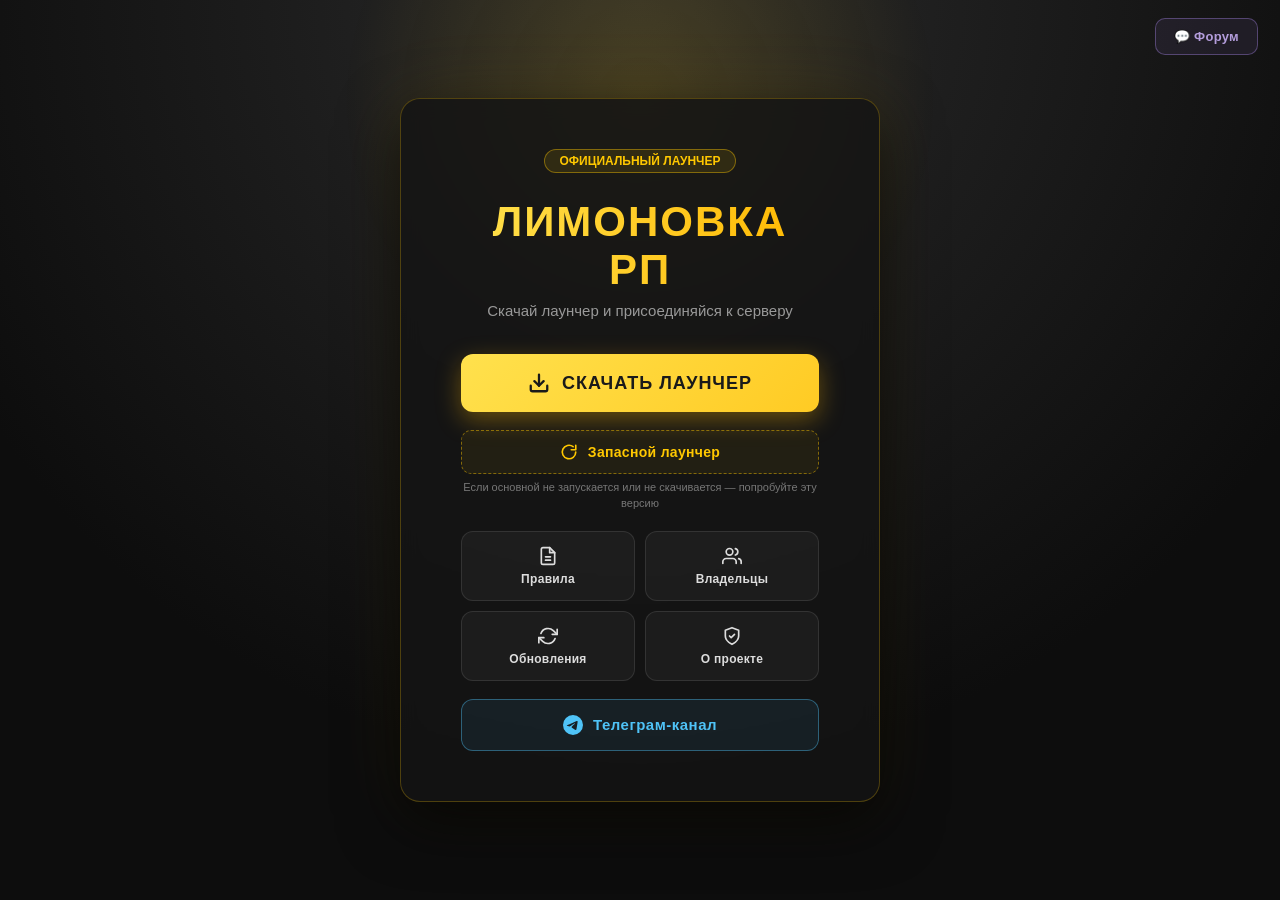
<file: index.html>
<!DOCTYPE html>
<html lang="ru">
<head>
<meta charset="UTF-8">
<meta name="viewport" content="width=device-width, initial-scale=1.0">
<title>Лимоновка РП — Скачать лаунчер</title>
<meta name="description" content="Официальный лаунчер Лимоновка РП. Скачай и играй бесплатно.">
<style>
    * { margin: 0; padding: 0; box-sizing: border-box; }
    body {
        font-family: 'Segoe UI', Tahoma, sans-serif;
        background: radial-gradient(circle at 50% 0%, #2a2a2a 0%, #0d0d0d 70%);
        color: #fff; min-height: 100vh;
        display: flex; align-items: center; justify-content: center;
        padding: 20px; overflow-x: hidden;
    }
    .bg-glow {
        position: fixed; width: 600px; height: 600px;
        background: radial-gradient(circle, rgba(255,200,0,.15) 0%, transparent 70%);
        top: -200px; left: 50%; transform: translateX(-50%);
        pointer-events: none; z-index: 0;
        animation: glowPulse 4s ease-in-out infinite;
    }
    @keyframes glowPulse {
        0%,100% { opacity:.7; transform:translateX(-50%) scale(1); }
        50%     { opacity:1;  transform:translateX(-50%) scale(1.15); }
    }
    .landing-top {
        position: fixed; top: 18px; right: 22px; z-index: 5;
        display: flex; gap: 10px;
    }
    .landing-top a {
        display: inline-flex; align-items: center; gap: 8px;
        padding: 10px 18px; border-radius: 10px;
        font-size: 13px; font-weight: 700; letter-spacing: .3px;
        text-decoration: none; transition: all .25s ease;
        color: #ffc800; background: rgba(255,200,0,.1);
        border: 1px solid rgba(255,200,0,.45);
    }
    .landing-top a:hover {
        background: rgba(255,200,0,.2); transform: translateY(-2px);
    }
    .landing-top a.forum {
        color: #b39ddb; background: rgba(149,117,205,.1);
        border-color: rgba(149,117,205,.45);
    }
    .landing-top a.forum:hover { background: rgba(149,117,205,.2); }
    .card {
        position: relative; z-index: 1;
        background: rgba(20,20,20,.85);
        border: 1px solid rgba(255,200,0,.25);
        border-radius: 20px; padding: 50px 60px;
        max-width: 480px; width: 100%; text-align: center;
        box-shadow: 0 20px 60px rgba(0,0,0,.7), 0 0 80px rgba(255,200,0,.08);
        backdrop-filter: blur(10px);
        opacity: 0; transform: translateY(30px) scale(.96);
        animation: cardIn .8s cubic-bezier(.22,1,.36,1) forwards;
    }
    @keyframes cardIn { to { opacity:1; transform:translateY(0) scale(1); } }
    .logo {
        font-size: 42px; font-weight: 900; letter-spacing: 2px;
        background: linear-gradient(90deg,#ffe14d,#ffb800,#ffe14d);
        background-size: 200% auto;
        -webkit-background-clip: text; -webkit-text-fill-color: transparent;
        background-clip: text; margin-bottom: 8px;
        text-transform: uppercase;
        animation: logoShine 3s linear infinite;
    }
    @keyframes logoShine { to { background-position: 200% center; } }
    .subtitle { color:#999; font-size:15px; margin-bottom:35px;
        opacity:0; animation: fadeUp .6s ease .3s forwards; }
    .badge {
        display:inline-block; background:rgba(255,200,0,.1);
        border:1px solid rgba(255,200,0,.4); color:#ffc800;
        padding:4px 14px; border-radius:30px; font-size:12px;
        margin-bottom:25px; font-weight:600;
        opacity:0; animation: fadeUp .6s ease .15s forwards;
    }
    @keyframes fadeUp { from{opacity:0;transform:translateY(15px);} to{opacity:1;transform:translateY(0);} }
    .btn-download {
        display:inline-flex; align-items:center; justify-content:center; gap:12px;
        width:100%; padding:18px 30px; font-size:18px; font-weight:800;
        text-transform:uppercase; letter-spacing:1px; color:#1a1a1a;
        background:linear-gradient(135deg,#ffe14d 0%,#ffb800 100%);
        background-size:200% auto; border:none; border-radius:12px;
        cursor:pointer; text-decoration:none; transition:all .25s ease;
        box-shadow:0 8px 25px rgba(255,184,0,.35); margin-bottom:12px;
        opacity:0;
        animation: fadeUp .6s ease .45s forwards, btnGlow 2.5s ease-in-out 1.2s infinite;
        position:relative; overflow:hidden;
    }
    @keyframes btnGlow {
        0%,100% { box-shadow:0 8px 25px rgba(255,184,0,.35); }
        50%     { box-shadow:0 8px 40px rgba(255,184,0,.7); }
    }
    .btn-download::before {
        content:''; position:absolute; top:0; left:-100%;
        width:100%; height:100%;
        background:linear-gradient(90deg,transparent,rgba(255,255,255,.5),transparent);
        transition:left .6s ease;
    }
    .btn-download:hover::before { left:100%; }
    .btn-download:hover {
        transform:translateY(-3px);
        box-shadow:0 12px 35px rgba(255,184,0,.55);
        animation-play-state:paused;
    }
    .btn-download:active { transform:translateY(0); }
    .btn-download svg { width:22px; height:22px; }
    .btn-download:hover svg { animation:bounceDown .6s ease infinite; }
    @keyframes bounceDown { 0%,100%{transform:translateY(0);} 50%{transform:translateY(3px);} }

    /* ===== Запасной лаунчер ===== */
    .fallback {
        margin-top: 6px; margin-bottom: 20px;
        opacity:0; animation: fadeUp .6s ease .55s forwards;
    }
    .btn-fallback {
        display:inline-flex; align-items:center; justify-content:center; gap:10px;
        width:100%; padding:12px 20px; font-size:14px; font-weight:700;
        letter-spacing:.3px; color:#ffc800; background:rgba(255,200,0,.06);
        border:1px dashed rgba(255,200,0,.45); border-radius:10px;
        cursor:pointer; text-decoration:none; transition:all .25s ease;
    }
    .btn-fallback:hover {
        background:rgba(255,200,0,.12);
        border-style:solid; border-color:rgba(255,200,0,.8);
        transform:translateY(-2px);
        box-shadow:0 8px 20px rgba(255,200,0,.15);
    }
    .btn-fallback svg { width:18px; height:18px; }
    .fallback-hint {
        display:block; margin-top:6px; font-size:11px;
        color:#777; line-height:1.4;
    }

    .menu {
        display:grid; grid-template-columns:1fr 1fr; gap:10px;
        margin-bottom:18px;
        opacity:0; animation: fadeUp .6s ease .65s forwards;
    }
    .btn-menu {
        display:inline-flex; flex-direction:column; align-items:center; justify-content:center;
        gap:6px; padding:14px 8px; font-size:12px; font-weight:700; letter-spacing:.3px;
        color:#ddd; background:rgba(255,255,255,.04);
        border:1px solid rgba(255,255,255,.1); border-radius:12px;
        text-decoration:none; transition:all .25s ease;
    }
    .btn-menu:hover {
        color:#ffc800; background:rgba(255,200,0,.08);
        border-color:rgba(255,200,0,.5); transform:translateY(-3px);
        box-shadow:0 8px 20px rgba(255,200,0,.15);
    }
    .btn-menu svg { width:20px; height:20px; }

    .btn-telegram {
        display:inline-flex; align-items:center; justify-content:center; gap:10px;
        width:100%; padding:15px 30px; font-size:15px; font-weight:700;
        letter-spacing:.5px; color:#4fc3f7; background:rgba(79,195,247,.08);
        border:1px solid rgba(79,195,247,.4); border-radius:12px;
        cursor:pointer; text-decoration:none; transition:all .25s ease;
        opacity:0; animation: fadeUp .6s ease .8s forwards;
    }
    .btn-telegram:hover {
        background:rgba(79,195,247,.15); border-color:rgba(79,195,247,.7);
        transform:translateY(-3px); box-shadow:0 10px 25px rgba(79,195,247,.25);
    }
    .btn-telegram:hover svg { animation: tgWiggle .5s ease infinite; }
    @keyframes tgWiggle { 0%,100%{transform:rotate(0);} 25%{transform:rotate(-10deg);} 75%{transform:rotate(10deg);} }
    .btn-telegram svg { width:20px; height:20px; }

    /* ===== Страница-инструкция ===== */
    .guide-title {
        font-size: 26px; font-weight: 900; letter-spacing: 1px;
        background: linear-gradient(90deg,#ffe14d,#ffb800,#ffe14d);
        background-size: 200% auto;
        -webkit-background-clip: text; -webkit-text-fill-color: transparent;
        background-clip: text; margin-bottom: 6px;
        animation: logoShine 3s linear infinite;
    }
    .guide-sub { color:#999; font-size:14px; margin-bottom:26px; }
    .steps { text-align:left; margin-bottom: 26px; }
    .step {
        display:flex; gap:14px; align-items:flex-start;
        padding:14px 16px; margin-bottom:12px;
        background:rgba(255,255,255,.03);
        border:1px solid rgba(255,255,255,.08);
        border-radius:12px;
        opacity:0; transform:translateY(12px);
        animation: fadeUp .5s ease forwards;
    }
    .step:nth-child(1) { animation-delay:.15s; }
    .step:nth-child(2) { animation-delay:.3s; }
    .step:nth-child(3) { animation-delay:.45s; }
    .step-num {
        flex-shrink:0; width:30px; height:30px; border-radius:50%;
        display:flex; align-items:center; justify-content:center;
        font-size:14px; font-weight:800; color:#1a1a1a;
        background:linear-gradient(135deg,#ffe14d,#ffb800);
    }
    .step-body { flex:1; }
    .step-title { font-size:14px; font-weight:700; color:#fff; margin-bottom:3px; }
    .step-text { font-size:12px; color:#999; line-height:1.5; }
    .step-text a { color:#7ec8e3; text-decoration:none; }
    .step-text a:hover { text-decoration:underline; }
    .btn-step {
        display:inline-flex; align-items:center; justify-content:center; gap:8px;
        margin-top:8px; padding:8px 16px; font-size:12px; font-weight:700;
        border-radius:8px; text-decoration:none; transition:all .25s ease;
    }
    .btn-step.vc { color:#7ec8e3; background:rgba(126,200,227,.08);
        border:1px solid rgba(126,200,227,.45); }
    .btn-step.vc:hover { background:rgba(126,200,227,.18); transform:translateY(-1px); }
    .btn-step.launch { color:#1a1a1a;
        background:linear-gradient(135deg,#ffe14d,#ffb800);
        border:none; box-shadow:0 4px 15px rgba(255,184,0,.3); }
    .btn-step.launch:hover { transform:translateY(-1px);
        box-shadow:0 6px 20px rgba(255,184,0,.5); }
    .btn-step svg { width:16px; height:16px; }
    .guide-back {
        display:inline-flex; align-items:center; gap:6px;
        font-size:13px; font-weight:600; color:#888;
        text-decoration:none; transition:color .25s ease;
    }
    .guide-back:hover { color:#ffc800; }
    .guide-note {
        font-size:11px; color:#777; line-height:1.5;
        padding:12px 14px; margin-bottom:22px;
        background:rgba(255,200,0,.05);
        border:1px solid rgba(255,200,0,.2);
        border-radius:10px; text-align:left;
    }
    .guide-note b { color:#ffc800; }

    /* ===== Переключение страниц ===== */
    .hidden { display: none !important; }

    @media (max-width:500px) {
        .card { padding:35px 25px; }
        .logo { font-size:30px; }
        .btn-download { font-size:15px; padding:15px 20px; }
        .btn-fallback { font-size:13px; padding:11px 16px; }
        .btn-telegram { font-size:14px; padding:13px 20px; }
        .btn-menu { font-size:11px; padding:12px 4px; }
        .landing-top { top:10px; right:10px; }
        .landing-top a { padding:8px 12px; font-size:12px; }
        .guide-title { font-size:22px; }
    }
</style>
</head>
<body>
<div class="bg-glow"></div>

<div class="landing-top">
    <a href="https://magnifimine.hstn.me" target="_blank" class="forum">💬 Форум</a>
</div>

<!-- ================= ГЛАВНАЯ СТРАНИЦА ================= -->
<div class="card" id="page-main">
    <div class="badge">ОФИЦИАЛЬНЫЙ ЛАУНЧЕР</div>
    <h1 class="logo">Лимоновка РП</h1>
    <p class="subtitle">Скачай лаунчер и присоединяйся к серверу</p>

    <a href="?guide=main" class="btn-download">
        <svg viewBox="0 0 24 24" fill="none" stroke="currentColor" stroke-width="2.5" stroke-linecap="round" stroke-linejoin="round">
            <path d="M21 15v4a2 2 0 0 1-2 2H5a2 2 0 0 1-2-2v-4"/>
            <polyline points="7 10 12 15 17 10"/>
            <line x1="12" y1="15" x2="12" y2="3"/>
        </svg>
        Скачать лаунчер
    </a>

    <!-- ===== Запасной лаунчер ===== -->
    <div class="fallback">
        <a href="?guide=fallback" class="btn-fallback">
            <svg viewBox="0 0 24 24" fill="none" stroke="currentColor" stroke-width="2.2" stroke-linecap="round" stroke-linejoin="round">
                <path d="M21 12a9 9 0 1 1-3.51-7.12"/>
                <polyline points="21 3 21 9 15 9"/>
            </svg>
            Запасной лаунчер
        </a>
        <span class="fallback-hint">
            Если основной не запускается или не скачивается — попробуйте эту версию
        </span>
    </div>

    <div class="menu">
        <a href="rules.html" class="btn-menu">
            <svg viewBox="0 0 24 24" fill="none" stroke="currentColor" stroke-width="2" stroke-linecap="round" stroke-linejoin="round">
                <path d="M14 2H6a2 2 0 0 0-2 2v16a2 2 0 0 0 2 2h12a2 2 0 0 0 2-2V8z"/>
                <polyline points="14 2 14 8 20 8"/>
                <line x1="9" y1="13" x2="15" y2="13"/>
                <line x1="9" y1="17" x2="15" y2="17"/>
            </svg>
            Правила
        </a>
        <a href="owners.html" class="btn-menu">
            <svg viewBox="0 0 24 24" fill="none" stroke="currentColor" stroke-width="2" stroke-linecap="round" stroke-linejoin="round">
                <path d="M17 21v-2a4 4 0 0 0-4-4H5a4 4 0 0 0-4 4v2"/>
                <circle cx="9" cy="7" r="4"/>
                <path d="M23 21v-2a4 4 0 0 0-3-3.87"/>
                <path d="M16 3.13a4 4 0 0 1 0 7.75"/>
            </svg>
            Владельцы
        </a>
        <a href="updates.html" class="btn-menu">
            <svg viewBox="0 0 24 24" fill="none" stroke="currentColor" stroke-width="2" stroke-linecap="round" stroke-linejoin="round">
                <polyline points="23 4 23 10 17 10"/>
                <polyline points="1 20 1 14 7 14"/>
                <path d="M3.51 9a9 9 0 0 1 14.85-3.36L23 10"/>
                <path d="M1 14l4.64 4.36A9 9 0 0 0 20.49 15"/>
            </svg>
            Обновления
        </a>
        <a href="magnifimine.html" class="btn-menu">
            <svg viewBox="0 0 24 24" fill="none" stroke="currentColor" stroke-width="2" stroke-linecap="round" stroke-linejoin="round">
                <path d="M12 22s8-4 8-10V5l-8-3-8 3v7c0 6 8 10 8 10z"/>
                <polyline points="9 12 11 14 15 10"/>
            </svg>
            О проекте
        </a>
    </div>

    <a href="https://t.me/limonovka20" target="_blank" class="btn-telegram">
        <svg viewBox="0 0 24 24" fill="currentColor">
            <path d="M11.944 0A12 12 0 0 0 0 12a12 12 0 0 0 12 12 12 12 0 0 0 12-12A12 12 0 0 0 12 0a12 12 0 0 0-.056 0zm4.962 7.224c.1-.002.321.023.465.14a.506.506 0 0 1 .171.325c.016.093.036.306.02.472-.18 1.898-.962 6.502-1.36 8.627-.168.9-.499 1.201-.82 1.23-.696.065-1.225-.46-1.9-.902-1.056-.693-1.653-1.124-2.678-1.8-1.185-.78-.417-1.21.258-1.91.177-.184 3.247-2.977 3.307-3.23.007-.032.014-.15-.056-.212s-.174-.041-.249-.024c-.106.024-1.793 1.14-5.061 3.345-.48.33-.913.49-1.302.48-.428-.008-1.252-.241-1.865-.44-.752-.245-1.349-.374-1.297-.789.027-.216.325-.437.893-.663 3.498-1.524 5.83-2.529 6.998-3.014 3.332-1.386 4.025-1.627 4.476-1.635z"/>
        </svg>
        Телеграм-канал
    </a>
</div>

<!-- ================= СТРАНИЦА-ИНСТРУКЦИЯ ================= -->
<div class="card hidden" id="page-guide">
    <div class="badge">ИНСТРУКЦИЯ</div>
    <h1 class="guide-title">Перед установкой</h1>
    <p class="guide-sub" id="guide-sub">Основной лаунчер — выполните шаги по порядку</p>

    <div class="steps">
        <div class="step">
            <div class="step-num">1</div>
            <div class="step-body">
                <div class="step-title">Скачайте компоненты</div>
                <div class="step-text">Visual C++ Redistributable x64 — без него лаунчер может не запуститься.</div>
                <a href="https://aka.ms/vc14/vc_redist.x64.exe" class="btn-step vc">
                    <svg viewBox="0 0 24 24" fill="none" stroke="currentColor" stroke-width="2.2" stroke-linecap="round" stroke-linejoin="round">
                        <path d="M21 15v4a2 2 0 0 1-2 2H5a2 2 0 0 1-2-2v-4"/>
                        <polyline points="7 10 12 15 17 10"/>
                        <line x1="12" y1="15" x2="12" y2="3"/>
                    </svg>
                    Скачать компоненты
                </a>
            </div>
        </div>
        <div class="step">
            <div class="step-num">2</div>
            <div class="step-body">
                <div class="step-title">Установите компоненты</div>
                <div class="step-text">Запустите скачанный <b>vc_redist.x64.exe</b> и следуйте установщику (галочка «Я согласен» → Установить).</div>
            </div>
        </div>
        <div class="step">
            <div class="step-num">3</div>
            <div class="step-body">
                <div class="step-title">Скачайте лаунчер</div>
                <div class="step-text" id="guide-launch-text">После установки компонентов можно качать основной лаунчер.</div>
                <a href="https://github.com/magnifimine/limonovka/raw/main/Limonovka_Setup.exe" id="guide-launch-link" class="btn-step launch">
                    <svg viewBox="0 0 24 24" fill="none" stroke="currentColor" stroke-width="2.5" stroke-linecap="round" stroke-linejoin="round">
                        <path d="M21 15v4a2 2 0 0 1-2 2H5a2 2 0 0 1-2-2v-4"/>
                        <polyline points="7 10 12 15 17 10"/>
                        <line x1="12" y1="15" x2="12" y2="3"/>
                    </svg>
                    <span id="guide-launch-label">Скачать лаунчер</span>
                </a>
            </div>
        </div>
    </div>

    <div class="guide-note">
        <b>Важно:</b> если лаунчер уже запускался ранее и всё работает — компоненты можно не устанавливать повторно. Если после установки лаунчер не открывается, перезагрузите ПК.
    </div>

    <a href="#" id="guide-back" class="guide-back">← Назад на главную</a>
</div>

<script>
    // Ссылки
    var LAUNCHER_MAIN     = "https://github.com/magnifimine/limonovka/raw/main/Limonovka_Setup.exe";
    var LAUNCHER_FALLBACK = "https://github.com/magnifimine/limonovka/raw/main/Limonovka_Setup2.exe";

    function getParam(name) {
        var params = new URLSearchParams(window.location.search);
        return params.get(name);
    }

    function showPage(page) {
        var main  = document.getElementById('page-main');
        var guide = document.getElementById('page-guide');

        if (page === 'main' || page === 'fallback') {
            main.classList.add('hidden');
            guide.classList.remove('hidden');

            var isFallback = (page === 'fallback');
            document.getElementById('guide-sub').textContent =
                (isFallback ? 'Запасной лаунчер' : 'Основной лаунчер') + ' — выполните шаги по порядку';

            document.getElementById('guide-launch-text').innerHTML =
                'После установки компонентов можно качать ' +
                (isFallback ? 'запасной' : 'основной') + ' лаунчер.';

            document.getElementById('guide-launch-link').href =
                isFallback ? LAUNCHER_FALLBACK : LAUNCHER_MAIN;

            document.getElementById('guide-launch-label').textContent =
                isFallback ? 'Скачать запасной лаунчер' : 'Скачать лаунчер';
        } else {
            guide.classList.add('hidden');
            main.classList.remove('hidden');
        }
    }

    // Показ нужной страницы по ?guide=
    showPage(getParam('guide'));

    // Назад на главную без перезагрузки
    document.getElementById('guide-back').addEventListener('click', function (e) {
        e.preventDefault();
        history.pushState({}, '', window.location.pathname);
        showPage(null);
    });
</script>
</body>
</html>
</file>
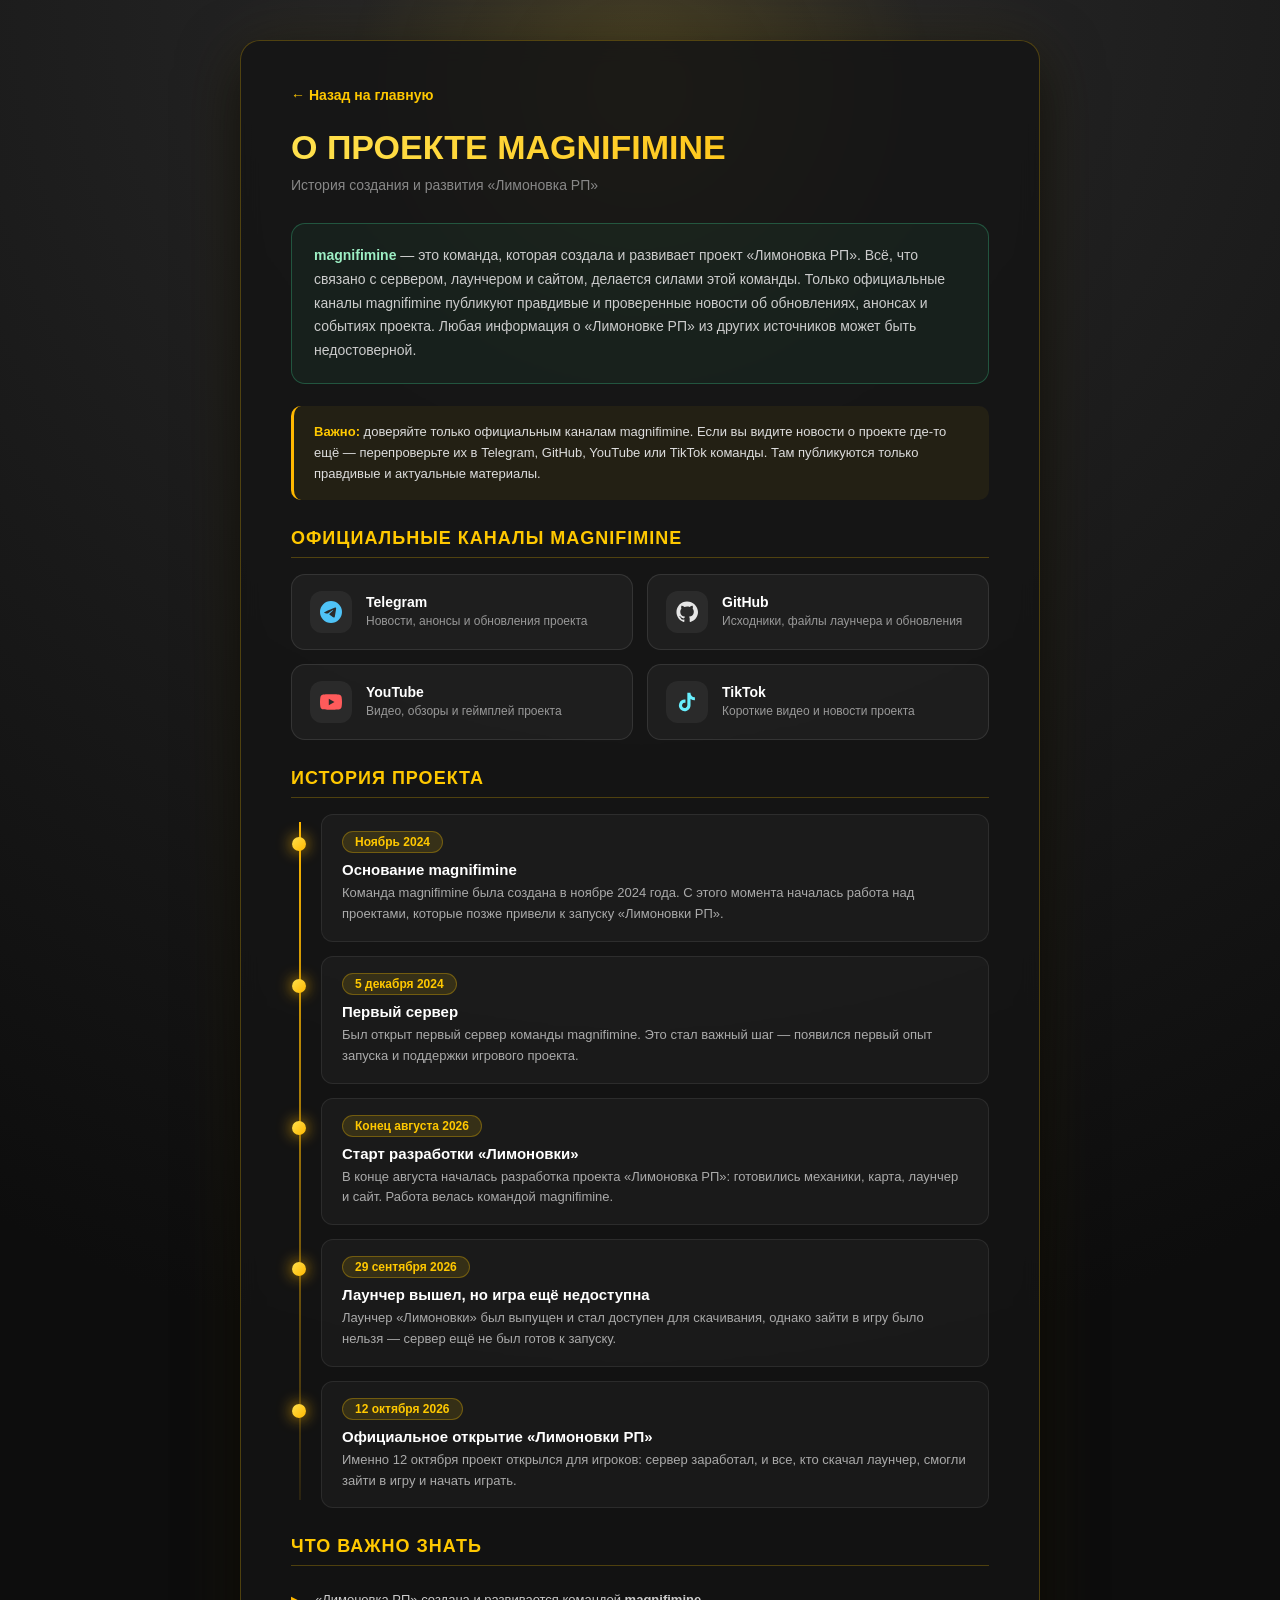
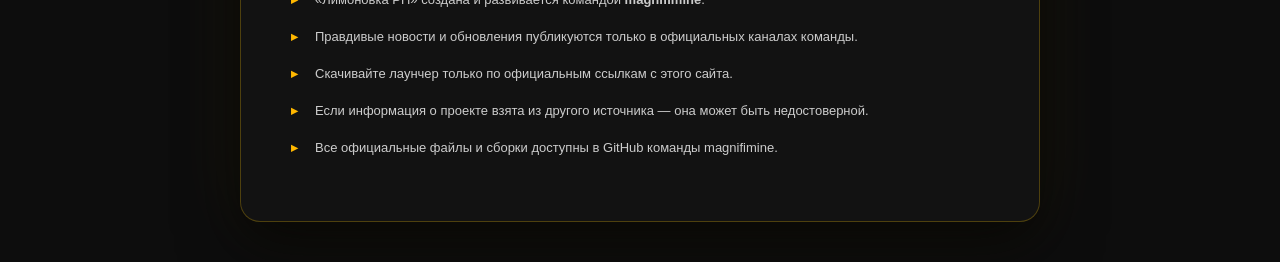
<file: magnifimine.html>
<!DOCTYPE html>
<html lang="ru">
<head>
<meta charset="UTF-8">
<meta name="viewport" content="width=device-width, initial-scale=1.0">
<title>О проекте — magnifimine | Лимоновка РП</title>
<style>
    * { margin: 0; padding: 0; box-sizing: border-box; }
    body {
        font-family: 'Segoe UI', Tahoma, sans-serif;
        background: radial-gradient(circle at 50% 0%, #2a2a2a 0%, #0d0d0d 70%);
        color: #fff;
        min-height: 100vh;
        padding: 40px 20px;
        overflow-x: hidden;
    }
    .bg-glow {
        position: fixed;
        width: 600px; height: 600px;
        background: radial-gradient(circle, rgba(255,200,0,0.15) 0%, transparent 70%);
        top: -200px; left: 50%;
        transform: translateX(-50%);
        pointer-events: none;
        z-index: 0;
        animation: glowPulse 4s ease-in-out infinite;
    }
    @keyframes glowPulse {
        0%, 100% { opacity: 0.7; transform: translateX(-50%) scale(1); }
        50%      { opacity: 1;   transform: translateX(-50%) scale(1.15); }
    }
    .container {
        position: relative;
        z-index: 1;
        max-width: 800px;
        margin: 0 auto;
        background: rgba(20,20,20,0.85);
        border: 1px solid rgba(255,200,0,0.25);
        border-radius: 20px;
        padding: 45px 50px;
        box-shadow: 0 20px 60px rgba(0,0,0,0.7), 0 0 80px rgba(255,200,0,0.08);
        backdrop-filter: blur(10px);
        opacity: 0;
        transform: translateY(30px);
        animation: cardIn 0.8s cubic-bezier(0.22, 1, 0.36, 1) forwards;
    }
    @keyframes cardIn {
        to { opacity: 1; transform: translateY(0); }
    }
    .back {
        display: inline-flex;
        align-items: center;
        gap: 8px;
        color: #ffc800;
        text-decoration: none;
        font-size: 14px;
        font-weight: 600;
        margin-bottom: 25px;
        transition: all 0.25s;
    }
    .back:hover { transform: translateX(-5px); }
    h1 {
        font-size: 34px;
        font-weight: 900;
        background: linear-gradient(90deg, #ffe14d, #ffb800, #ffe14d);
        background-size: 200% auto;
        -webkit-background-clip: text;
        -webkit-text-fill-color: transparent;
        background-clip: text;
        margin-bottom: 10px;
        text-transform: uppercase;
        animation: logoShine 3s linear infinite;
    }
    @keyframes logoShine { to { background-position: 200% center; } }
    .sub { color: #888; font-size: 14px; margin-bottom: 30px; }

    .info-block {
        padding: 20px 22px;
        background: rgba(62,207,142,0.06);
        border: 1px solid rgba(62,207,142,0.3);
        border-radius: 14px;
        margin-bottom: 22px;
        font-size: 14px;
        color: #ccc;
        line-height: 1.7;
    }
    .info-block b { color: #9defc4; }
    .warn-block {
        padding: 16px 20px;
        background: rgba(255,200,0,0.06);
        border-left: 3px solid #ffb800;
        border-radius: 10px;
        margin-bottom: 28px;
        font-size: 13px;
        color: #ddd;
        line-height: 1.6;
    }
    .warn-block b { color: #ffc800; }

    .section-title {
        color: #ffc800;
        font-size: 18px;
        font-weight: 800;
        text-transform: uppercase;
        letter-spacing: 1px;
        margin: 10px 0 16px;
        padding-bottom: 8px;
        border-bottom: 1px solid rgba(255,200,0,0.25);
    }

    .channels {
        display: grid;
        grid-template-columns: 1fr 1fr;
        gap: 14px;
        margin-bottom: 28px;
    }
    .channel {
        display: flex;
        align-items: center;
        gap: 14px;
        padding: 16px 18px;
        background: rgba(255,255,255,0.04);
        border: 1px solid rgba(255,255,255,0.1);
        border-radius: 14px;
        text-decoration: none;
        color: #ddd;
        transition: all 0.25s ease;
    }
    .channel:hover {
        background: rgba(255,200,0,0.08);
        border-color: rgba(255,200,0,0.5);
        transform: translateY(-3px);
        box-shadow: 0 10px 25px rgba(255,200,0,0.15);
    }
    .channel-icon {
        width: 42px; height: 42px;
        border-radius: 12px;
        display: flex; align-items: center; justify-content: center;
        flex-shrink: 0;
        background: rgba(255,255,255,0.06);
    }
    .channel-icon svg { width: 22px; height: 22px; }
    .channel-info { flex: 1; }
    .channel-info h3 {
        font-size: 14px;
        font-weight: 800;
        margin-bottom: 3px;
        color: #fff;
    }
    .channel-info p {
        font-size: 12px;
        color: #999;
        line-height: 1.4;
    }
    .channel.tg .channel-icon svg  { color: #4fc3f7; }
    .channel.gh .channel-icon svg  { color: #e6e6e6; }
    .channel.yt .channel-icon svg  { color: #ff5b5b; }
    .channel.tt .channel-icon svg  { color: #69f0ff; }
    .channel.tg:hover { border-color: rgba(79,195,247,0.6);  background: rgba(79,195,247,0.1); }
    .channel.gh:hover { border-color: rgba(255,255,255,0.5); background: rgba(255,255,255,0.08); }
    .channel.yt:hover { border-color: rgba(255,91,91,0.6);   background: rgba(255,91,91,0.1); }
    .channel.tt:hover { border-color: rgba(105,240,255,0.6); background: rgba(105,240,255,0.1); }

    .timeline {
        position: relative;
        padding-left: 30px;
        margin-bottom: 28px;
    }
    .timeline::before {
        content: '';
        position: absolute;
        left: 8px; top: 8px; bottom: 8px;
        width: 2px;
        background: linear-gradient(180deg, #ffb800, rgba(255,184,0,0.1));
    }
    .event {
        position: relative;
        padding: 16px 20px;
        background: rgba(255,255,255,0.03);
        border: 1px solid rgba(255,255,255,0.08);
        border-radius: 12px;
        margin-bottom: 14px;
        transition: all 0.25s ease;
    }
    .event:hover {
        background: rgba(255,200,0,0.06);
        border-color: rgba(255,200,0,0.4);
        transform: translateX(5px);
    }
    .event::before {
        content: '';
        position: absolute;
        left: -30px; top: 22px;
        width: 14px; height: 14px;
        border-radius: 50%;
        background: linear-gradient(135deg, #ffe14d, #ffb800);
        box-shadow: 0 0 15px rgba(255,184,0,0.9);
    }
    .event-date {
        display: inline-block;
        font-size: 12px;
        font-weight: 700;
        color: #ffc800;
        background: rgba(255,200,0,0.12);
        border: 1px solid rgba(255,200,0,0.3);
        padding: 3px 12px;
        border-radius: 20px;
        margin-bottom: 8px;
    }
    .event-title {
        font-size: 15px;
        font-weight: 800;
        color: #fff;
        margin-bottom: 5px;
    }
    .event-text {
        font-size: 13px;
        color: #aaa;
        line-height: 1.6;
    }

    .note-list {
        list-style: none;
        margin-bottom: 10px;
    }
    .note-list li {
        position: relative;
        padding: 8px 0 8px 24px;
        font-size: 13px;
        color: #ccc;
        line-height: 1.6;
    }
    .note-list li::before {
        content: '▸';
        position: absolute;
        left: 0;
        color: #ffb800;
        font-weight: 700;
    }

    @media (max-width: 600px) {
        .container { padding: 30px 22px; }
        h1 { font-size: 24px; }
        .section-title { font-size: 15px; }
        .channels { grid-template-columns: 1fr; }
        .channel { padding: 14px; }
    }
</style>
</head>
<body>
<div class="bg-glow"></div>
<div class="container">
    <a href="index.html" class="back">← Назад на главную</a>
    <h1>О проекте magnifimine</h1>
    <p class="sub">История создания и развития «Лимоновка РП»</p>

    <div class="info-block">
        <b>magnifimine</b> — это команда, которая создала и развивает проект «Лимоновка РП».
        Всё, что связано с сервером, лаунчером и сайтом, делается силами этой команды.
        Только официальные каналы magnifimine публикуют правдивые и проверенные новости
        об обновлениях, анонсах и событиях проекта. Любая информация о «Лимоновке РП»
        из других источников может быть недостоверной.
    </div>

    <div class="warn-block">
        <b>Важно:</b> доверяйте только официальным каналам magnifimine. Если вы видите новости
        о проекте где-то ещё — перепроверьте их в Telegram, GitHub, YouTube или TikTok
        команды. Там публикуются только правдивые и актуальные материалы.
    </div>

    <div class="section-title">Официальные каналы magnifimine</div>

    <div class="channels">
        <a href="https://t.me/limonovka20" target="_blank" class="channel tg">
            <div class="channel-icon">
                <svg viewBox="0 0 24 24" fill="currentColor">
                    <path d="M11.944 0A12 12 0 0 0 0 12a12 12 0 0 0 12 12 12 12 0 0 0 12-12A12 12 0 0 0 12 0a12 12 0 0 0-.056 0zm4.962 7.224c.1-.002.321.023.465.14a.506.506 0 0 1 .171.325c.016.093.036.306.02.472-.18 1.898-.962 6.502-1.36 8.627-.168.9-.499 1.201-.82 1.23-.696.065-1.225-.46-1.9-.902-1.056-.693-1.653-1.124-2.678-1.8-1.185-.78-.417-1.21.258-1.91.177-.184 3.247-2.977 3.307-3.23.007-.032.014-.15-.056-.212s-.174-.041-.249-.024c-.106.024-1.793 1.14-5.061 3.345-.48.33-.913.49-1.302.48-.428-.008-1.252-.241-1.865-.44-.752-.245-1.349-.374-1.297-.789.027-.216.325-.437.893-.663 3.498-1.524 5.83-2.529 6.998-3.014 3.332-1.386 4.025-1.627 4.476-1.635z"/>
                </svg>
            </div>
            <div class="channel-info">
                <h3>Telegram</h3>
                <p>Новости, анонсы и обновления проекта</p>
            </div>
        </a>
        <a href="https://github.com/magnifimine" target="_blank" class="channel gh">
            <div class="channel-icon">
                <svg viewBox="0 0 24 24" fill="currentColor">
                    <path d="M12 .5C5.65.5.5 5.65.5 12c0 5.08 3.29 9.39 7.86 10.91.58.11.79-.25.79-.55 0-.27-.01-1.17-.02-2.12-3.2.7-3.88-1.36-3.88-1.36-.52-1.33-1.28-1.68-1.28-1.68-1.05-.72.08-.7.08-.7 1.16.08 1.77 1.19 1.77 1.19 1.03 1.77 2.7 1.26 3.36.96.1-.75.4-1.26.73-1.55-2.55-.29-5.24-1.28-5.24-5.68 0-1.25.45-2.28 1.19-3.08-.12-.29-.52-1.46.11-3.05 0 0 .97-.31 3.18 1.18a11 11 0 0 1 2.9-.39c.98 0 1.97.13 2.9.39 2.2-1.49 3.17-1.18 3.17-1.18.63 1.59.23 2.76.11 3.05.74.8 1.19 1.83 1.19 3.08 0 4.41-2.69 5.38-5.25 5.67.41.35.78 1.05.78 2.12 0 1.53-.01 2.76-.01 3.14 0 .3.21.67.8.55C20.71 21.39 24 17.08 24 12 24 5.65 18.35.5 12 .5z"/>
                </svg>
            </div>
            <div class="channel-info">
                <h3>GitHub</h3>
                <p>Исходники, файлы лаунчера и обновления</p>
            </div>
        </a>
        <a href="https://youtube.com/@magnifimine" target="_blank" class="channel yt">
            <div class="channel-icon">
                <svg viewBox="0 0 24 24" fill="currentColor">
                    <path d="M23.5 6.2a3 3 0 0 0-2.1-2.1C19.5 3.6 12 3.6 12 3.6s-7.5 0-9.4.5A3 3 0 0 0 .5 6.2 31 31 0 0 0 0 12a31 31 0 0 0 .5 5.8 3 3 0 0 0 2.1 2.1c1.9.5 9.4.5 9.4.5s7.5 0 9.4-.5a3 3 0 0 0 2.1-2.1A31 31 0 0 0 24 12a31 31 0 0 0-.5-5.8zM9.6 15.6V8.4l6.2 3.6-6.2 3.6z"/>
                </svg>
            </div>
            <div class="channel-info">
                <h3>YouTube</h3>
                <p>Видео, обзоры и геймплей проекта</p>
            </div>
        </a>
        <a href="https://tiktok.com/@magnifimine" target="_blank" class="channel tt">
            <div class="channel-icon">
                <svg viewBox="0 0 24 24" fill="currentColor">
                    <path d="M19.59 6.69a4.83 4.83 0 0 1-3.77-4.25V2h-3.45v13.67a2.89 2.89 0 0 1-5.2 1.74 2.89 2.89 0 0 1 2.31-4.64 2.9 2.9 0 0 1 .88.13V9.4a6.84 6.84 0 0 0-1-.05A6.33 6.33 0 0 0 5 20.1a6.34 6.34 0 0 0 10.86-4.43v-7a8.16 8.16 0 0 0 4.77 1.52v-3.4a4.85 4.85 0 0 1-1-.1z"/>
                </svg>
            </div>
            <div class="channel-info">
                <h3>TikTok</h3>
                <p>Короткие видео и новости проекта</p>
            </div>
        </a>
    </div>

    <div class="section-title">История проекта</div>

    <div class="timeline">
        <div class="event">
            <div class="event-date">Ноябрь 2024</div>
            <div class="event-title">Основание magnifimine</div>
            <div class="event-text">
                Команда magnifimine была создана в ноябре 2024 года. С этого момента началась
                работа над проектами, которые позже привели к запуску «Лимоновки РП».
            </div>
        </div>
        <div class="event">
            <div class="event-date">5 декабря 2024</div>
            <div class="event-title">Первый сервер</div>
            <div class="event-text">
                Был открыт первый сервер команды magnifimine. Это стал важный шаг — появился
                первый опыт запуска и поддержки игрового проекта.
            </div>
        </div>
        <div class="event">
            <div class="event-date">Конец августа 2026</div>
            <div class="event-title">Старт разработки «Лимоновки»</div>
            <div class="event-text">
                В конце августа началась разработка проекта «Лимоновка РП»: готовились
                механики, карта, лаунчер и сайт. Работа велась командой magnifimine.
            </div>
        </div>
        <div class="event">
            <div class="event-date">29 сентября 2026</div>
            <div class="event-title">Лаунчер вышел, но игра ещё недоступна</div>
            <div class="event-text">
                Лаунчер «Лимоновки» был выпущен и стал доступен для скачивания, однако зайти
                в игру было нельзя — сервер ещё не был готов к запуску.
            </div>
        </div>
        <div class="event">
            <div class="event-date">12 октября 2026</div>
            <div class="event-title">Официальное открытие «Лимоновки РП»</div>
            <div class="event-text">
                Именно 12 октября проект открылся для игроков: сервер заработал, и все, кто
                скачал лаунчер, смогли зайти в игру и начать играть.
            </div>
        </div>
    </div>

    <div class="section-title">Что важно знать</div>
    <ul class="note-list">
        <li>«Лимоновка РП» создана и развивается командой <b>magnifimine</b>.</li>
        <li>Правдивые новости и обновления публикуются только в официальных каналах команды.</li>
        <li>Скачивайте лаунчер только по официальным ссылкам с этого сайта.</li>
        <li>Если информация о проекте взята из другого источника — она может быть недостоверной.</li>
        <li>Все официальные файлы и сборки доступны в GitHub команды magnifimine.</li>
    </ul>
</div>
</body>
</html>
</file>
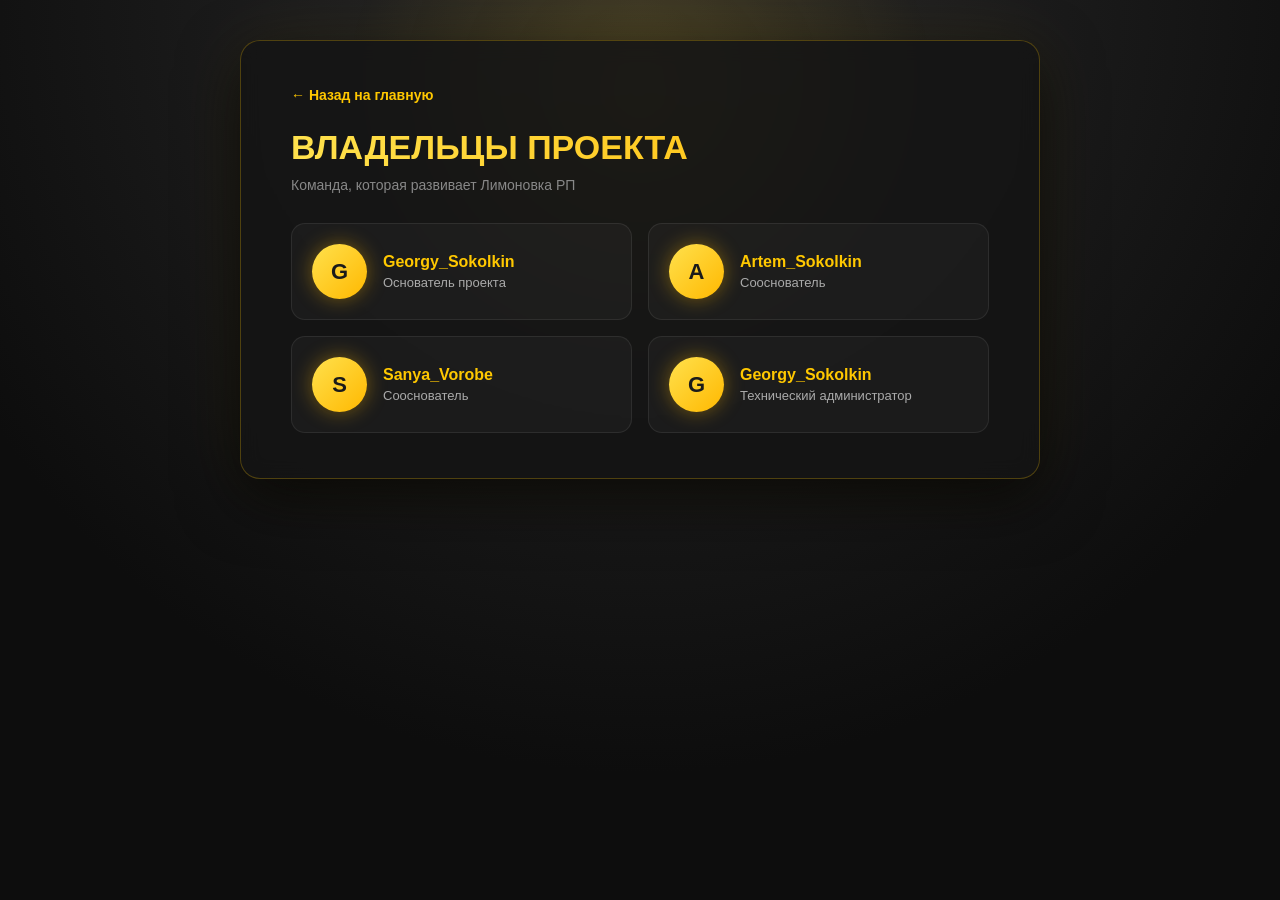
<file: owners.html>
<!DOCTYPE html>
<html lang="ru">
<head>
<meta charset="UTF-8">
<meta name="viewport" content="width=device-width, initial-scale=1.0">
<title>Владельцы — Лимоновка РП</title>
<style>
    * { margin: 0; padding: 0; box-sizing: border-box; }
    body {
        font-family: 'Segoe UI', Tahoma, sans-serif;
        background: radial-gradient(circle at 50% 0%, #2a2a2a 0%, #0d0d0d 70%);
        color: #fff;
        min-height: 100vh;
        padding: 40px 20px;
        overflow-x: hidden;
    }
    .bg-glow {
        position: fixed;
        width: 600px; height: 600px;
        background: radial-gradient(circle, rgba(255,200,0,0.15) 0%, transparent 70%);
        top: -200px; left: 50%;
        transform: translateX(-50%);
        pointer-events: none;
        z-index: 0;
        animation: glowPulse 4s ease-in-out infinite;
    }
    @keyframes glowPulse {
        0%, 100% { opacity: 0.7; transform: translateX(-50%) scale(1); }
        50%      { opacity: 1;   transform: translateX(-50%) scale(1.15); }
    }
    .container {
        position: relative;
        z-index: 1;
        max-width: 800px;
        margin: 0 auto;
        background: rgba(20,20,20,0.85);
        border: 1px solid rgba(255,200,0,0.25);
        border-radius: 20px;
        padding: 45px 50px;
        box-shadow: 0 20px 60px rgba(0,0,0,0.7), 0 0 80px rgba(255,200,0,0.08);
        backdrop-filter: blur(10px);
        opacity: 0;
        transform: translateY(30px);
        animation: cardIn 0.8s cubic-bezier(0.22, 1, 0.36, 1) forwards;
    }
    @keyframes cardIn {
        to { opacity: 1; transform: translateY(0); }
    }
    .back {
        display: inline-flex;
        align-items: center;
        gap: 8px;
        color: #ffc800;
        text-decoration: none;
        font-size: 14px;
        font-weight: 600;
        margin-bottom: 25px;
        transition: all 0.25s;
    }
    .back:hover { transform: translateX(-5px); }
    h1 {
        font-size: 34px;
        font-weight: 900;
        background: linear-gradient(90deg, #ffe14d, #ffb800, #ffe14d);
        background-size: 200% auto;
        -webkit-background-clip: text;
        -webkit-text-fill-color: transparent;
        background-clip: text;
        margin-bottom: 10px;
        text-transform: uppercase;
        animation: logoShine 3s linear infinite;
    }
    @keyframes logoShine { to { background-position: 200% center; } }
    .sub { color: #888; font-size: 14px; margin-bottom: 30px; }

    .owners {
        display: grid;
        grid-template-columns: 1fr 1fr;
        gap: 16px;
    }
    .owner {
        display: flex;
        align-items: center;
        gap: 16px;
        padding: 20px;
        background: rgba(255,255,255,0.03);
        border: 1px solid rgba(255,255,255,0.08);
        border-radius: 14px;
        transition: all 0.3s ease;
        opacity: 0;
        transform: translateY(20px);
        animation: fadeUp 0.5s ease forwards;
    }
    .owner:nth-child(1) { animation-delay: 0.15s; }
    .owner:nth-child(2) { animation-delay: 0.25s; }
    .owner:nth-child(3) { animation-delay: 0.35s; }
    .owner:nth-child(4) { animation-delay: 0.45s; }
    @keyframes fadeUp {
        to { opacity: 1; transform: translateY(0); }
    }
    .owner:hover {
        background: rgba(255,200,0,0.08);
        border-color: rgba(255,200,0,0.5);
        transform: translateY(-4px);
        box-shadow: 0 10px 25px rgba(255,200,0,0.2);
    }
    .avatar {
        width: 55px; height: 55px;
        border-radius: 50%;
        background: linear-gradient(135deg, #ffe14d, #ffb800);
        display: flex;
        align-items: center;
        justify-content: center;
        color: #1a1a1a;
        font-weight: 900;
        font-size: 22px;
        flex-shrink: 0;
        box-shadow: 0 0 20px rgba(255,184,0,0.4);
    }
    .owner-info h3 {
        color: #ffc800;
        font-size: 16px;
        margin-bottom: 4px;
    }
    .owner-info p {
        color: #aaa;
        font-size: 13px;
    }
    @media (max-width: 600px) {
        .container { padding: 30px 22px; }
        h1 { font-size: 24px; }
        .owners { grid-template-columns: 1fr; }
    }
</style>
</head>
<body>
<div class="bg-glow"></div>
<div class="container">
    <a href="index.html" class="back">← Назад на главную</a>
    <h1>Владельцы проекта</h1>
    <p class="sub">Команда, которая развивает Лимоновка РП</p>

    <div class="owners">
        <div class="owner">
            <div class="avatar">G</div>
            <div class="owner-info">
                <h3>Georgy_Sokolkin</h3>
                <p>Основатель проекта</p>
            </div>
        </div>
        <div class="owner">
            <div class="avatar">A</div>
            <div class="owner-info">
                <h3>Artem_Sokolkin</h3>
                <p>Сооснователь</p>
            </div>
        </div>
        <div class="owner">
            <div class="avatar">S</div>
            <div class="owner-info">
                <h3>Sanya_Vorobe</h3>
                <p>Сооснователь</p>
            </div>
        </div>
        <div class="owner">
            <div class="avatar">G</div>
            <div class="owner-info">
                <h3>Georgy_Sokolkin</h3>
                <p>Технический администратор</p>
            </div>
        </div>
    </div>
</div>
</body>
</html>
</file>
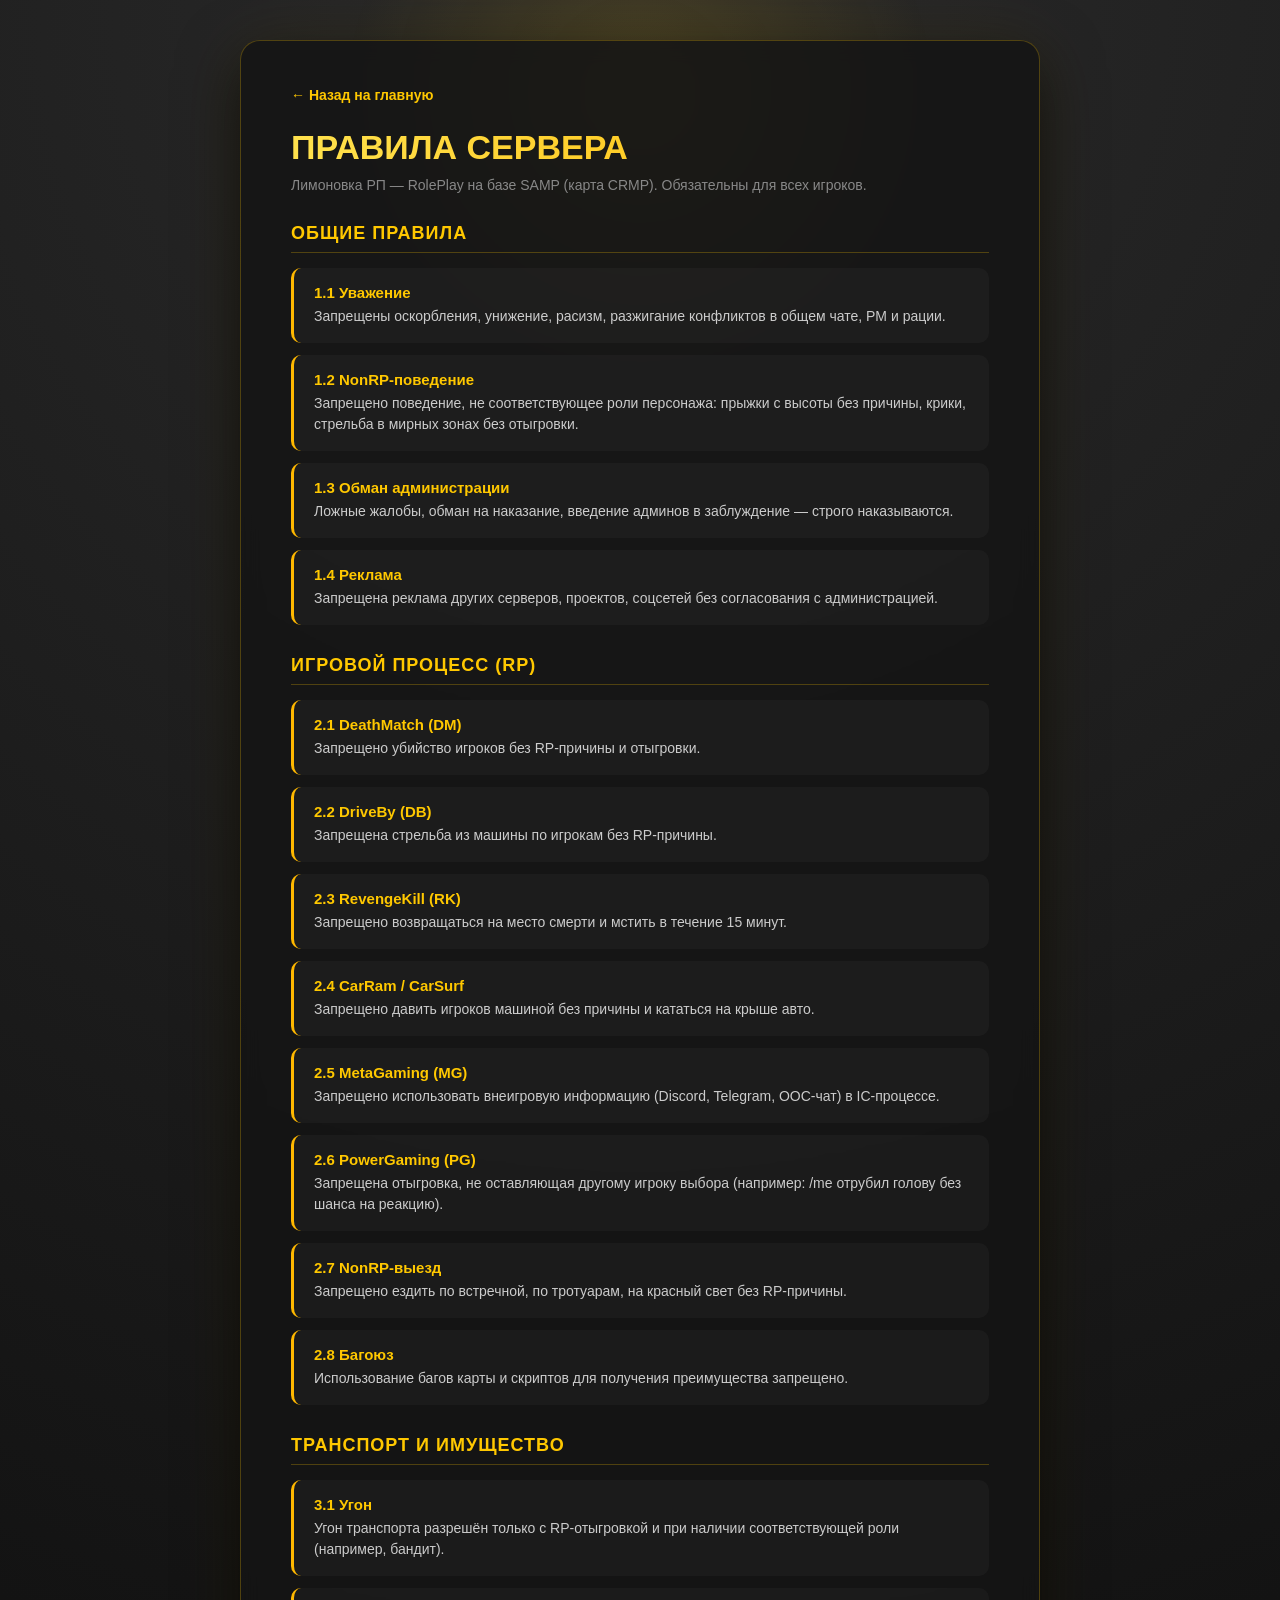
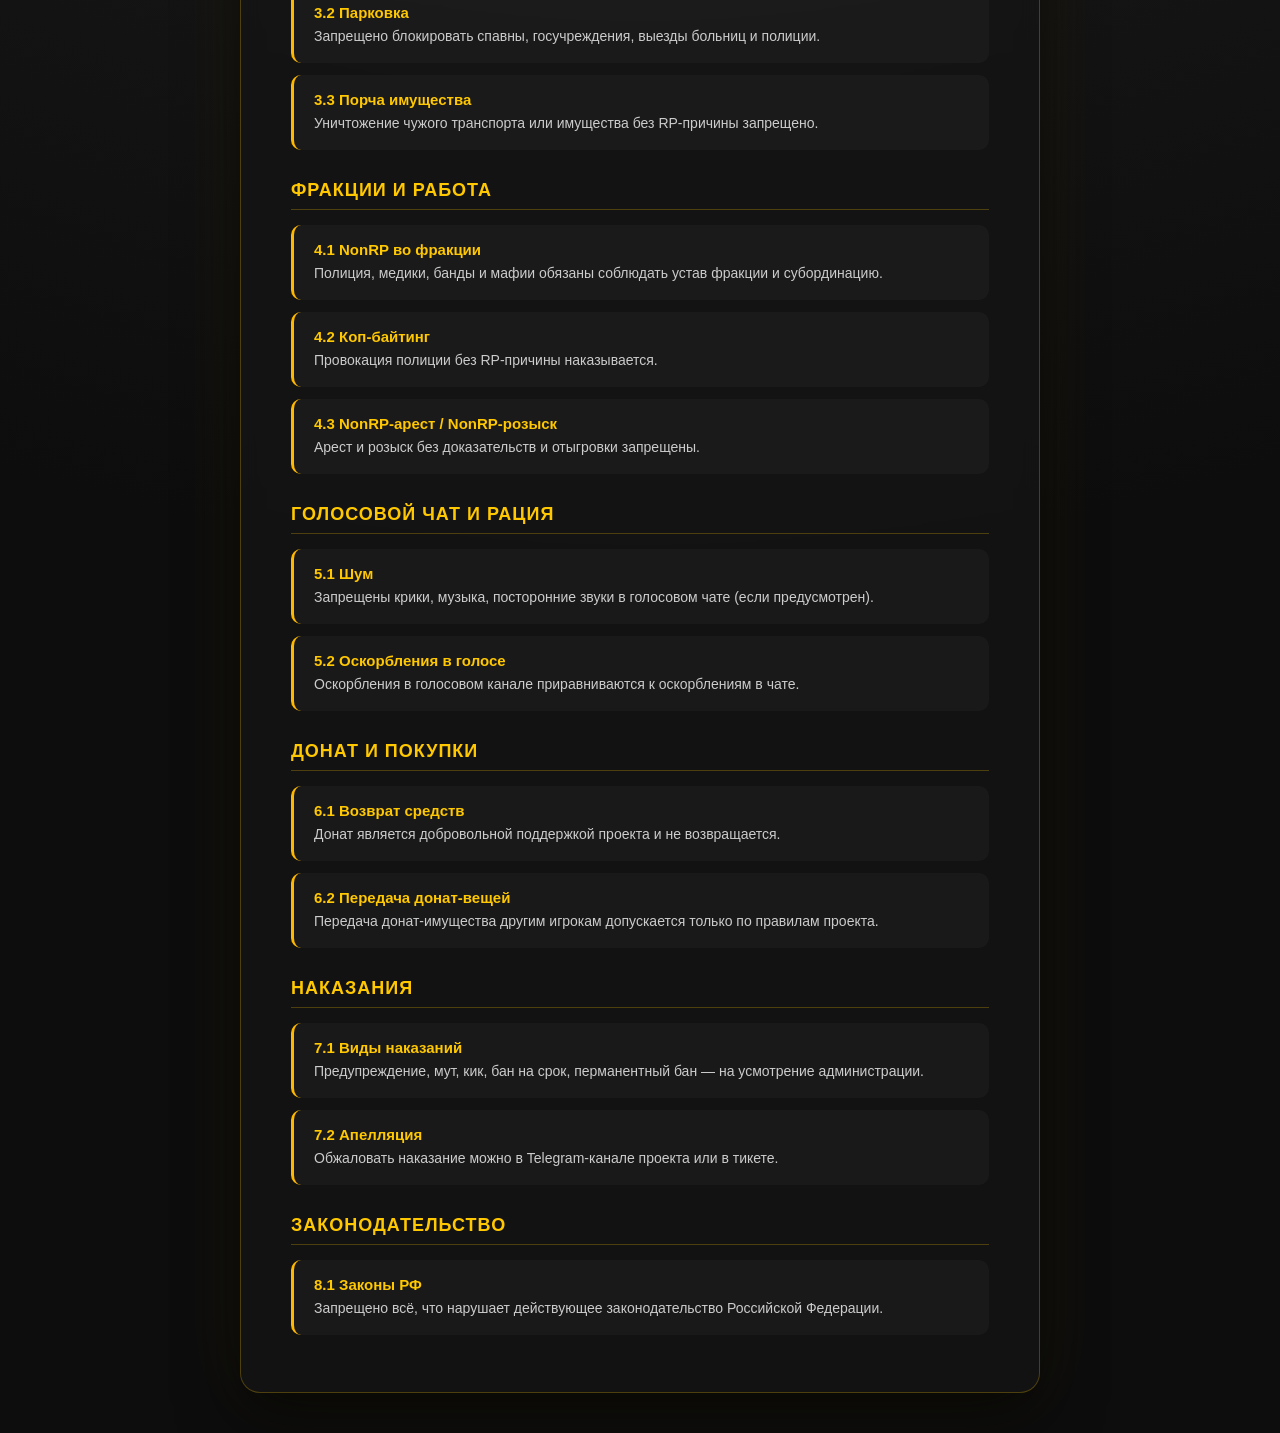
<file: rules.html>
<!DOCTYPE html>
<html lang="ru">
<head>
<meta charset="UTF-8">
<meta name="viewport" content="width=device-width, initial-scale=1.0">
<title>Правила — Лимоновка РП</title>
<style>
    * { margin: 0; padding: 0; box-sizing: border-box; }
    body {
        font-family: 'Segoe UI', Tahoma, sans-serif;
        background: radial-gradient(circle at 50% 0%, #2a2a2a 0%, #0d0d0d 70%);
        color: #fff;
        min-height: 100vh;
        padding: 40px 20px;
        overflow-x: hidden;
    }
    .bg-glow {
        position: fixed;
        width: 600px; height: 600px;
        background: radial-gradient(circle, rgba(255,200,0,0.15) 0%, transparent 70%);
        top: -200px; left: 50%;
        transform: translateX(-50%);
        pointer-events: none;
        z-index: 0;
        animation: glowPulse 4s ease-in-out infinite;
    }
    @keyframes glowPulse {
        0%, 100% { opacity: 0.7; transform: translateX(-50%) scale(1); }
        50%      { opacity: 1;   transform: translateX(-50%) scale(1.15); }
    }
    .container {
        position: relative;
        z-index: 1;
        max-width: 800px;
        margin: 0 auto;
        background: rgba(20,20,20,0.85);
        border: 1px solid rgba(255,200,0,0.25);
        border-radius: 20px;
        padding: 45px 50px;
        box-shadow: 0 20px 60px rgba(0,0,0,0.7), 0 0 80px rgba(255,200,0,0.08);
        backdrop-filter: blur(10px);
        opacity: 0;
        transform: translateY(30px);
        animation: cardIn 0.8s cubic-bezier(0.22, 1, 0.36, 1) forwards;
    }
    @keyframes cardIn {
        to { opacity: 1; transform: translateY(0); }
    }
    .back {
        display: inline-flex;
        align-items: center;
        gap: 8px;
        color: #ffc800;
        text-decoration: none;
        font-size: 14px;
        font-weight: 600;
        margin-bottom: 25px;
        transition: all 0.25s;
    }
    .back:hover { transform: translateX(-5px); }
    h1 {
        font-size: 34px;
        font-weight: 900;
        background: linear-gradient(90deg, #ffe14d, #ffb800, #ffe14d);
        background-size: 200% auto;
        -webkit-background-clip: text;
        -webkit-text-fill-color: transparent;
        background-clip: text;
        margin-bottom: 10px;
        text-transform: uppercase;
        animation: logoShine 3s linear infinite;
    }
    @keyframes logoShine { to { background-position: 200% center; } }
    .sub { color: #888; font-size: 14px; margin-bottom: 30px; }

    .section-title {
        color: #ffc800;
        font-size: 18px;
        font-weight: 800;
        text-transform: uppercase;
        letter-spacing: 1px;
        margin: 30px 0 15px;
        padding-bottom: 8px;
        border-bottom: 1px solid rgba(255,200,0,0.25);
    }
    .rule {
        padding: 16px 20px;
        background: rgba(255,255,255,0.03);
        border-left: 3px solid #ffb800;
        border-radius: 10px;
        margin-bottom: 12px;
        transition: all 0.25s;
        opacity: 0;
        transform: translateX(-20px);
        animation: slideIn 0.5s ease forwards;
    }
    .rule:hover {
        background: rgba(255,200,0,0.06);
        border-left-color: #ffe14d;
        transform: translateX(5px);
    }
    @keyframes slideIn {
        to { opacity: 1; transform: translateX(0); }
    }
    .rule-title {
        color: #ffc800;
        font-weight: 700;
        font-size: 15px;
        margin-bottom: 5px;
    }
    .rule-text { color: #ccc; font-size: 14px; line-height: 1.5; }
    @media (max-width: 600px) {
        .container { padding: 30px 22px; }
        h1 { font-size: 24px; }
        .section-title { font-size: 15px; }
    }
</style>
</head>
<body>
<div class="bg-glow"></div>
<div class="container">
    <a href="index.html" class="back">← Назад на главную</a>
    <h1>Правила сервера</h1>
    <p class="sub">Лимоновка РП — RolePlay на базе SAMP (карта CRMP). Обязательны для всех игроков.</p>

    <div class="section-title">Общие правила</div>

    <div class="rule">
        <div class="rule-title">1.1 Уважение</div>
        <div class="rule-text">Запрещены оскорбления, унижение, расизм, разжигание конфликтов в общем чате, PM и рации.</div>
    </div>
    <div class="rule">
        <div class="rule-title">1.2 NonRP-поведение</div>
        <div class="rule-text">Запрещено поведение, не соответствующее роли персонажа: прыжки с высоты без причины, крики, стрельба в мирных зонах без отыгровки.</div>
    </div>
    <div class="rule">
        <div class="rule-title">1.3 Обман администрации</div>
        <div class="rule-text">Ложные жалобы, обман на наказание, введение админов в заблуждение — строго наказываются.</div>
    </div>
    <div class="rule">
        <div class="rule-title">1.4 Реклама</div>
        <div class="rule-text">Запрещена реклама других серверов, проектов, соцсетей без согласования с администрацией.</div>
    </div>

    <div class="section-title">Игровой процесс (RP)</div>

    <div class="rule">
        <div class="rule-title">2.1 DeathMatch (DM)</div>
        <div class="rule-text">Запрещено убийство игроков без RP-причины и отыгровки.</div>
    </div>
    <div class="rule">
        <div class="rule-title">2.2 DriveBy (DB)</div>
        <div class="rule-text">Запрещена стрельба из машины по игрокам без RP-причины.</div>
    </div>
    <div class="rule">
        <div class="rule-title">2.3 RevengeKill (RK)</div>
        <div class="rule-text">Запрещено возвращаться на место смерти и мстить в течение 15 минут.</div>
    </div>
    <div class="rule">
        <div class="rule-title">2.4 CarRam / CarSurf</div>
        <div class="rule-text">Запрещено давить игроков машиной без причины и кататься на крыше авто.</div>
    </div>
    <div class="rule">
        <div class="rule-title">2.5 MetaGaming (MG)</div>
        <div class="rule-text">Запрещено использовать внеигровую информацию (Discord, Telegram, OOC-чат) в IC-процессе.</div>
    </div>
    <div class="rule">
        <div class="rule-title">2.6 PowerGaming (PG)</div>
        <div class="rule-text">Запрещена отыгровка, не оставляющая другому игроку выбора (например: /me отрубил голову без шанса на реакцию).</div>
    </div>
    <div class="rule">
        <div class="rule-title">2.7 NonRP-выезд</div>
        <div class="rule-text">Запрещено ездить по встречной, по тротуарам, на красный свет без RP-причины.</div>
    </div>
    <div class="rule">
        <div class="rule-title">2.8 Багоюз</div>
        <div class="rule-text">Использование багов карты и скриптов для получения преимущества запрещено.</div>
    </div>

    <div class="section-title">Транспорт и имущество</div>

    <div class="rule">
        <div class="rule-title">3.1 Угон</div>
        <div class="rule-text">Угон транспорта разрешён только с RP-отыгровкой и при наличии соответствующей роли (например, бандит).</div>
    </div>
    <div class="rule">
        <div class="rule-title">3.2 Парковка</div>
        <div class="rule-text">Запрещено блокировать спавны, госучреждения, выезды больниц и полиции.</div>
    </div>
    <div class="rule">
        <div class="rule-title">3.3 Порча имущества</div>
        <div class="rule-text">Уничтожение чужого транспорта или имущества без RP-причины запрещено.</div>
    </div>

    <div class="section-title">Фракции и работа</div>

    <div class="rule">
        <div class="rule-title">4.1 NonRP во фракции</div>
        <div class="rule-text">Полиция, медики, банды и мафии обязаны соблюдать устав фракции и субординацию.</div>
    </div>
    <div class="rule">
        <div class="rule-title">4.2 Коп-байтинг</div>
        <div class="rule-text">Провокация полиции без RP-причины наказывается.</div>
    </div>
    <div class="rule">
        <div class="rule-title">4.3 NonRP-арест / NonRP-розыск</div>
        <div class="rule-text">Арест и розыск без доказательств и отыгровки запрещены.</div>
    </div>

    <div class="section-title">Голосовой чат и рация</div>

    <div class="rule">
        <div class="rule-title">5.1 Шум</div>
        <div class="rule-text">Запрещены крики, музыка, посторонние звуки в голосовом чате (если предусмотрен).</div>
    </div>
    <div class="rule">
        <div class="rule-title">5.2 Оскорбления в голосе</div>
        <div class="rule-text">Оскорбления в голосовом канале приравниваются к оскорблениям в чате.</div>
    </div>

    <div class="section-title">Донат и покупки</div>

    <div class="rule">
        <div class="rule-title">6.1 Возврат средств</div>
        <div class="rule-text">Донат является добровольной поддержкой проекта и не возвращается.</div>
    </div>
    <div class="rule">
        <div class="rule-title">6.2 Передача донат-вещей</div>
        <div class="rule-text">Передача донат-имущества другим игрокам допускается только по правилам проекта.</div>
    </div>

    <div class="section-title">Наказания</div>

    <div class="rule">
        <div class="rule-title">7.1 Виды наказаний</div>
        <div class="rule-text">Предупреждение, мут, кик, бан на срок, перманентный бан — на усмотрение администрации.</div>
    </div>
    <div class="rule">
        <div class="rule-title">7.2 Апелляция</div>
        <div class="rule-text">Обжаловать наказание можно в Telegram-канале проекта или в тикете.</div>
    </div>

    <div class="section-title">Законодательство</div>

    <div class="rule">
        <div class="rule-title">8.1 Законы РФ</div>
        <div class="rule-text">Запрещено всё, что нарушает действующее законодательство Российской Федерации.</div>
    </div>
</div>
</body>
</html>
</file>
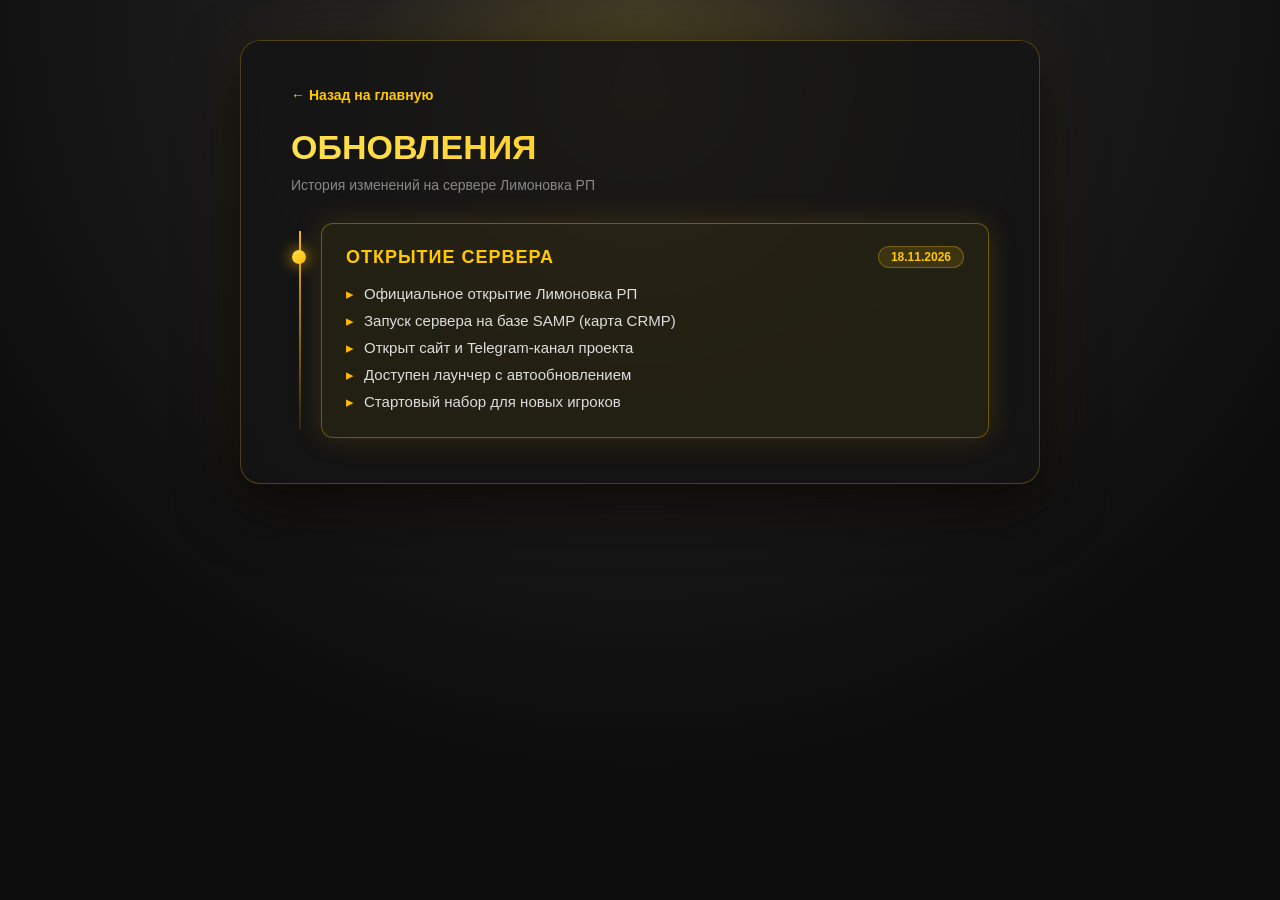
<file: updates.html>
<!DOCTYPE html>
<html lang="ru">
<head>
<meta charset="UTF-8">
<meta name="viewport" content="width=device-width, initial-scale=1.0">
<title>Обновления — Лимоновка РП</title>
<style>
    * { margin: 0; padding: 0; box-sizing: border-box; }
    body {
        font-family: 'Segoe UI', Tahoma, sans-serif;
        background: radial-gradient(circle at 50% 0%, #2a2a2a 0%, #0d0d0d 70%);
        color: #fff;
        min-height: 100vh;
        padding: 40px 20px;
        overflow-x: hidden;
    }
    .bg-glow {
        position: fixed;
        width: 600px; height: 600px;
        background: radial-gradient(circle, rgba(255,200,0,0.15) 0%, transparent 70%);
        top: -200px; left: 50%;
        transform: translateX(-50%);
        pointer-events: none;
        z-index: 0;
        animation: glowPulse 4s ease-in-out infinite;
    }
    @keyframes glowPulse {
        0%, 100% { opacity: 0.7; transform: translateX(-50%) scale(1); }
        50%      { opacity: 1;   transform: translateX(-50%) scale(1.15); }
    }
    .container {
        position: relative;
        z-index: 1;
        max-width: 800px;
        margin: 0 auto;
        background: rgba(20,20,20,0.85);
        border: 1px solid rgba(255,200,0,0.25);
        border-radius: 20px;
        padding: 45px 50px;
        box-shadow: 0 20px 60px rgba(0,0,0,0.7), 0 0 80px rgba(255,200,0,0.08);
        backdrop-filter: blur(10px);
        opacity: 0;
        transform: translateY(30px);
        animation: cardIn 0.8s cubic-bezier(0.22, 1, 0.36, 1) forwards;
    }
    @keyframes cardIn {
        to { opacity: 1; transform: translateY(0); }
    }
    .back {
        display: inline-flex;
        align-items: center;
        gap: 8px;
        color: #ffc800;
        text-decoration: none;
        font-size: 14px;
        font-weight: 600;
        margin-bottom: 25px;
        transition: all 0.25s;
    }
    .back:hover { transform: translateX(-5px); }
    h1 {
        font-size: 34px;
        font-weight: 900;
        background: linear-gradient(90deg, #ffe14d, #ffb800, #ffe14d);
        background-size: 200% auto;
        -webkit-background-clip: text;
        -webkit-text-fill-color: transparent;
        background-clip: text;
        margin-bottom: 10px;
        text-transform: uppercase;
        animation: logoShine 3s linear infinite;
    }
    @keyframes logoShine { to { background-position: 200% center; } }
    .sub { color: #888; font-size: 14px; margin-bottom: 30px; }

    .timeline { position: relative; padding-left: 30px; }
    .timeline::before {
        content: '';
        position: absolute;
        left: 8px; top: 8px; bottom: 8px;
        width: 2px;
        background: linear-gradient(180deg, #ffb800, rgba(255,184,0,0.1));
    }
    .update {
        position: relative;
        padding: 22px 24px;
        background: rgba(255,200,0,0.06);
        border: 1px solid rgba(255,200,0,0.35);
        border-radius: 12px;
        transition: all 0.3s ease;
        opacity: 0;
        transform: translateX(-20px);
        animation: slideIn 0.6s ease 0.15s forwards;
        box-shadow: 0 0 30px rgba(255,184,0,0.15);
    }
    @keyframes slideIn {
        to { opacity: 1; transform: translateX(0); }
    }
    .update:hover {
        background: rgba(255,200,0,0.1);
        border-color: rgba(255,200,0,0.6);
        box-shadow: 0 0 45px rgba(255,184,0,0.3);
    }
    .update::before {
        content: '';
        position: absolute;
        left: -30px; top: 26px;
        width: 14px; height: 14px;
        border-radius: 50%;
        background: linear-gradient(135deg, #ffe14d, #ffb800);
        box-shadow: 0 0 15px rgba(255,184,0,0.9);
        animation: dotPulse 2s ease-in-out infinite;
    }
    @keyframes dotPulse {
        0%, 100% { box-shadow: 0 0 15px rgba(255,184,0,0.9); }
        50%      { box-shadow: 0 0 25px rgba(255,184,0,1); }
    }
    .update-head {
        display: flex;
        justify-content: space-between;
        align-items: center;
        margin-bottom: 12px;
        flex-wrap: wrap;
        gap: 8px;
    }
    .update-ver {
        color: #ffc800;
        font-weight: 800;
        font-size: 18px;
        text-transform: uppercase;
        letter-spacing: 1px;
    }
    .update-date {
        color: #ffc800;
        font-size: 12px;
        background: rgba(255,200,0,0.12);
        border: 1px solid rgba(255,200,0,0.3);
        padding: 3px 12px;
        border-radius: 20px;
        font-weight: 600;
    }
    .update-list {
        list-style: none;
        color: #ddd;
        font-size: 15px;
        line-height: 1.8;
    }
    .update-list li::before {
        content: '▸';
        color: #ffb800;
        margin-right: 10px;
    }
    @media (max-width: 600px) {
        .container { padding: 30px 22px; }
        h1 { font-size: 24px; }
        .update-ver { font-size: 16px; }
        .update-list { font-size: 14px; }
    }
</style>
</head>
<body>
<div class="bg-glow"></div>
<div class="container">
    <a href="index.html" class="back">← Назад на главную</a>
    <h1>Обновления</h1>
    <p class="sub">История изменений на сервере Лимоновка РП</p>

    <div class="timeline">
        <div class="update">
            <div class="update-head">
                <div class="update-ver">Открытие сервера</div>
                <div class="update-date">18.11.2026</div>
            </div>
            <ul class="update-list">
                <li>Официальное открытие Лимоновка РП</li>
                <li>Запуск сервера на базе SAMP (карта CRMP)</li>
                <li>Открыт сайт и Telegram-канал проекта</li>
                <li>Доступен лаунчер с автообновлением</li>
                <li>Стартовый набор для новых игроков</li>
            </ul>
        </div>
    </div>
</div>
</body>
</html>
</file>
